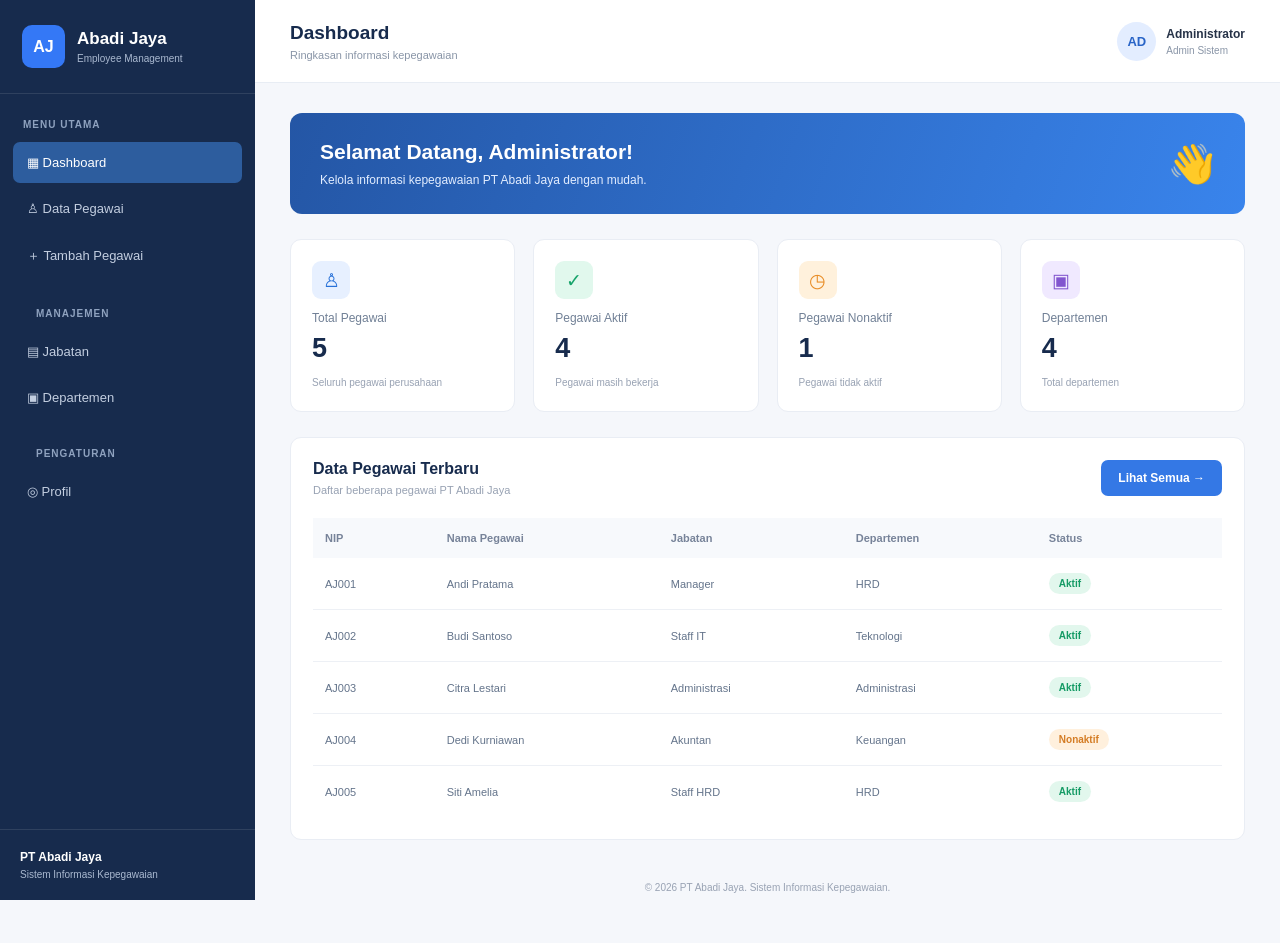
<file: index.html>
<!DOCTYPE html>
<html lang="id">
<head>
    <meta charset="UTF-8">
    <meta name="viewport" content="width=device-width, initial-scale=1.0">
    <title>Dashboard | PT Abadi Jaya</title>
    <link rel="stylesheet" href="css/style.css">
    <script src="js/app.js" defer></script>
</head>
<body>

<div class="app">

    <!-- SIDEBAR -->
    <aside class="sidebar">
        <div class="brand">
            <div class="brand-icon">AJ</div>
            <div>
                <h2>Abadi Jaya</h2>
                <small>Employee Management</small>
            </div>
        </div>

        <p class="menu-label">MENU UTAMA</p>

        <nav class="navigation">
            <a href="index.html" class="nav-link active">▦ Dashboard</a>
            <a href="pegawai.html" class="nav-link">♙ Data Pegawai</a>
            <a href="tambah-pegawai.html" class="nav-link">＋ Tambah Pegawai</a>

            <p class="menu-label">MANAJEMEN</p>

            <a href="jabatan.html" class="nav-link">▤ Jabatan</a>
            <a href="departemen.html" class="nav-link">▣ Departemen</a>

            <p class="menu-label">PENGATURAN</p>

            <a href="profil.html" class="nav-link">◎ Profil</a>
        </nav>

        <div class="sidebar-bottom">
            <strong>PT Abadi Jaya</strong>
            <small>Sistem Informasi Kepegawaian</small>
        </div>
    </aside>

    <!-- MAIN -->
    <main class="main-content">

        <header class="topbar">
            <div>
                <h2>Dashboard</h2>
                <p>Ringkasan informasi kepegawaian</p>
            </div>

            <div class="admin">
                <div class="avatar">AD</div>
                <div>
                    <strong>Administrator</strong>
                    <small>Admin Sistem</small>
                </div>
            </div>
        </header>

        <section class="content">

            <div class="welcome-section">
                <div>
                    <h1>Selamat Datang, Administrator!</h1>
                    <p>Kelola informasi kepegawaian PT Abadi Jaya dengan mudah.</p>
                </div>
                <div class="welcome-icon">👋</div>
            </div>

            <!-- STATISTIK -->
            <div class="stats-grid">

                <div class="stat-card">
                    <div class="stat-icon blue">♙</div>
                    <p>Total Pegawai</p>
                    <h2>50</h2>
                    <small>Seluruh pegawai perusahaan</small>
                </div>

                <div class="stat-card">
                    <div class="stat-icon green">✓</div>
                    <p>Pegawai Aktif</p>
                    <h2>45</h2>
                    <small>Pegawai masih bekerja</small>
                </div>

                <div class="stat-card">
                    <div class="stat-icon orange">◷</div>
                    <p>Pegawai Nonaktif</p>
                    <h2>5</h2>
                    <small>Pegawai tidak aktif</small>
                </div>

                <div class="stat-card">
                    <div class="stat-icon purple">▣</div>
                    <p>Departemen</p>
                    <h2>4</h2>
                    <small>Total departemen</small>
                </div>

            </div>

            <!-- TABEL PEGAWAI -->
            <div class="card">

                <div class="card-header">
                    <div>
                        <h3>Data Pegawai Terbaru</h3>
                        <p>Daftar beberapa pegawai PT Abadi Jaya</p>
                    </div>

                    <a href="pegawai.html" class="btn btn-primary">
                        Lihat Semua →
                    </a>
                </div>

                <div class="table-responsive">
                    <table>
                        <thead>
                            <tr>
                                <th>NIP</th>
                                <th>Nama Pegawai</th>
                                <th>Jabatan</th>
                                <th>Departemen</th>
                                <th>Status</th>
                            </tr>
                        </thead>

                        <tbody id="dashboardEmployeeBody">
    <!-- Data akan diisi otomatis oleh JavaScript -->
                        </tbody>
                    </table>
                </div>

            </div>

            <footer>
                © 2026 PT Abadi Jaya. Sistem Informasi Kepegawaian.
            </footer>

        </section>
    </main>

</div>

</body>
</html>
</file>
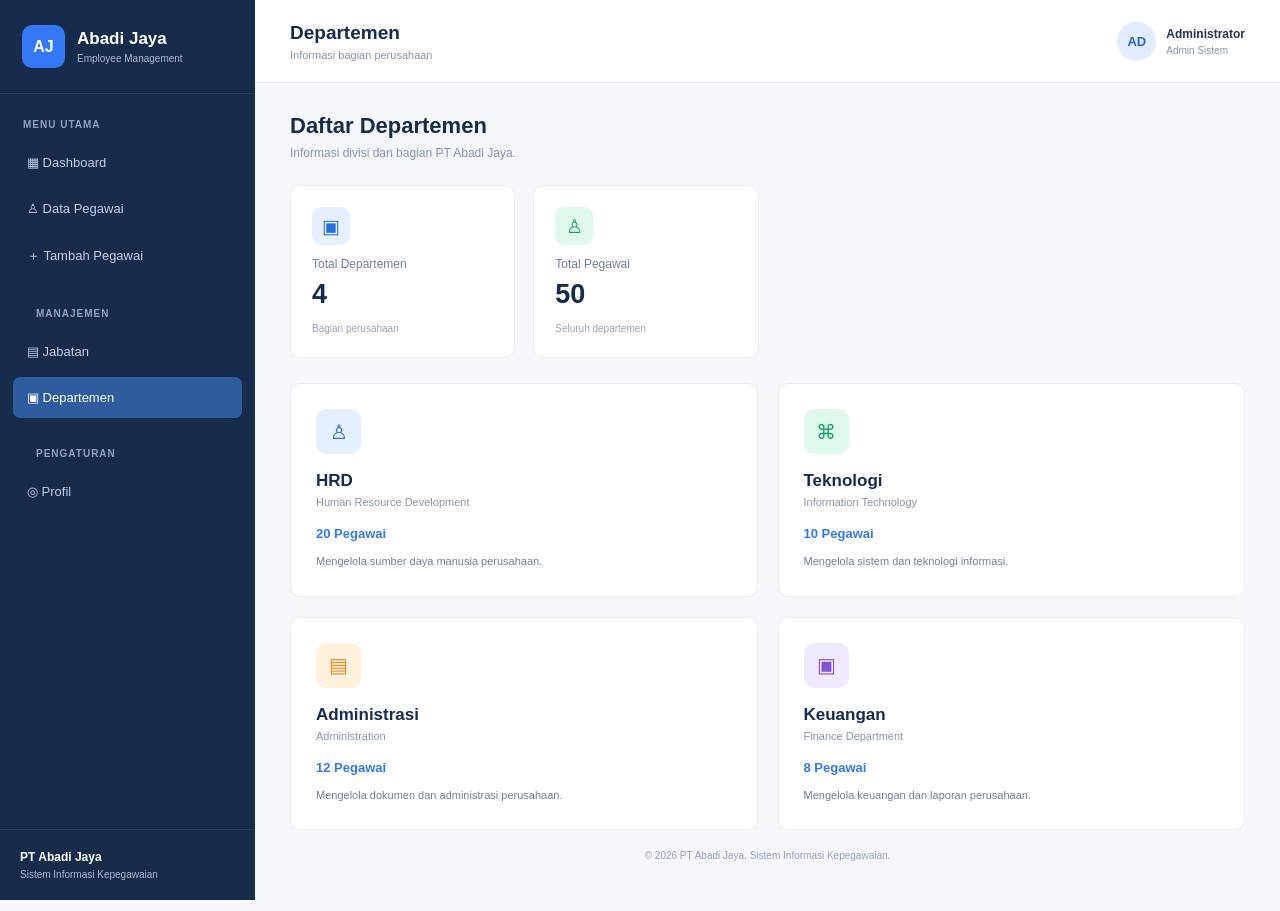
<file: departemen.html>
<!DOCTYPE html>
<html lang="id">
<head>
    <meta charset="UTF-8">
    <meta name="viewport" content="width=device-width, initial-scale=1.0">
    <title>Departemen | PT Abadi Jaya</title>
    <link rel="stylesheet" href="css/style.css">
</head>
<body>

<div class="app">

    <aside class="sidebar">
        <div class="brand">
            <div class="brand-icon">AJ</div>
            <div>
                <h2>Abadi Jaya</h2>
                <small>Employee Management</small>
            </div>
        </div>

        <p class="menu-label">MENU UTAMA</p>
        <nav class="navigation">
            <a href="index.html" class="nav-link">▦ Dashboard</a>
            <a href="pegawai.html" class="nav-link">♙ Data Pegawai</a>
            <a href="tambah-pegawai.html" class="nav-link">＋ Tambah Pegawai</a>

            <p class="menu-label">MANAJEMEN</p>
            <a href="jabatan.html" class="nav-link">▤ Jabatan</a>
            <a href="departemen.html" class="nav-link active">▣ Departemen</a>

            <p class="menu-label">PENGATURAN</p>
            <a href="profil.html" class="nav-link">◎ Profil</a>
        </nav>

        <div class="sidebar-bottom">
            <strong>PT Abadi Jaya</strong>
            <small>Sistem Informasi Kepegawaian</small>
        </div>
    </aside>

    <main class="main-content">

        <header class="topbar">
            <div>
                <h2>Departemen</h2>
                <p>Informasi bagian perusahaan</p>
            </div>

            <div class="admin">
                <div class="avatar">AD</div>
                <div>
                    <strong>Administrator</strong>
                    <small>Admin Sistem</small>
                </div>
            </div>
        </header>

        <section class="content">

            <div class="page-heading">
                <div>
                    <h1>Daftar Departemen</h1>
                    <p>Informasi divisi dan bagian PT Abadi Jaya.</p>
                </div>
            </div>

            <div class="stats-grid">

                <div class="stat-card">
                    <div class="stat-icon blue">▣</div>
                    <p>Total Departemen</p>
                    <h2>4</h2>
                    <small>Bagian perusahaan</small>
                </div>

                <div class="stat-card">
                    <div class="stat-icon green">♙</div>
                    <p>Total Pegawai</p>
                    <h2>50</h2>
                    <small>Seluruh departemen</small>
                </div>

            </div>

            <div class="department-grid">

                <div class="department-card">
                    <div class="department-icon blue">♙</div>
                    <h3>HRD</h3>
                    <p>Human Resource Development</p>
                    <div class="department-number">20 Pegawai</div>
                    <small>Mengelola sumber daya manusia perusahaan.</small>
                </div>

                <div class="department-card">
                    <div class="department-icon green">⌘</div>
                    <h3>Teknologi</h3>
                    <p>Information Technology</p>
                    <div class="department-number">10 Pegawai</div>
                    <small>Mengelola sistem dan teknologi informasi.</small>
                </div>

                <div class="department-card">
                    <div class="department-icon orange">▤</div>
                    <h3>Administrasi</h3>
                    <p>Administration</p>
                    <div class="department-number">12 Pegawai</div>
                    <small>Mengelola dokumen dan administrasi perusahaan.</small>
                </div>

                <div class="department-card">
                    <div class="department-icon purple">▣</div>
                    <h3>Keuangan</h3>
                    <p>Finance Department</p>
                    <div class="department-number">8 Pegawai</div>
                    <small>Mengelola keuangan dan laporan perusahaan.</small>
                </div>

            </div>

            <footer>
                © 2026 PT Abadi Jaya. Sistem Informasi Kepegawaian.
            </footer>

        </section>
    </main>

</div>

</body>
</html>
</file>
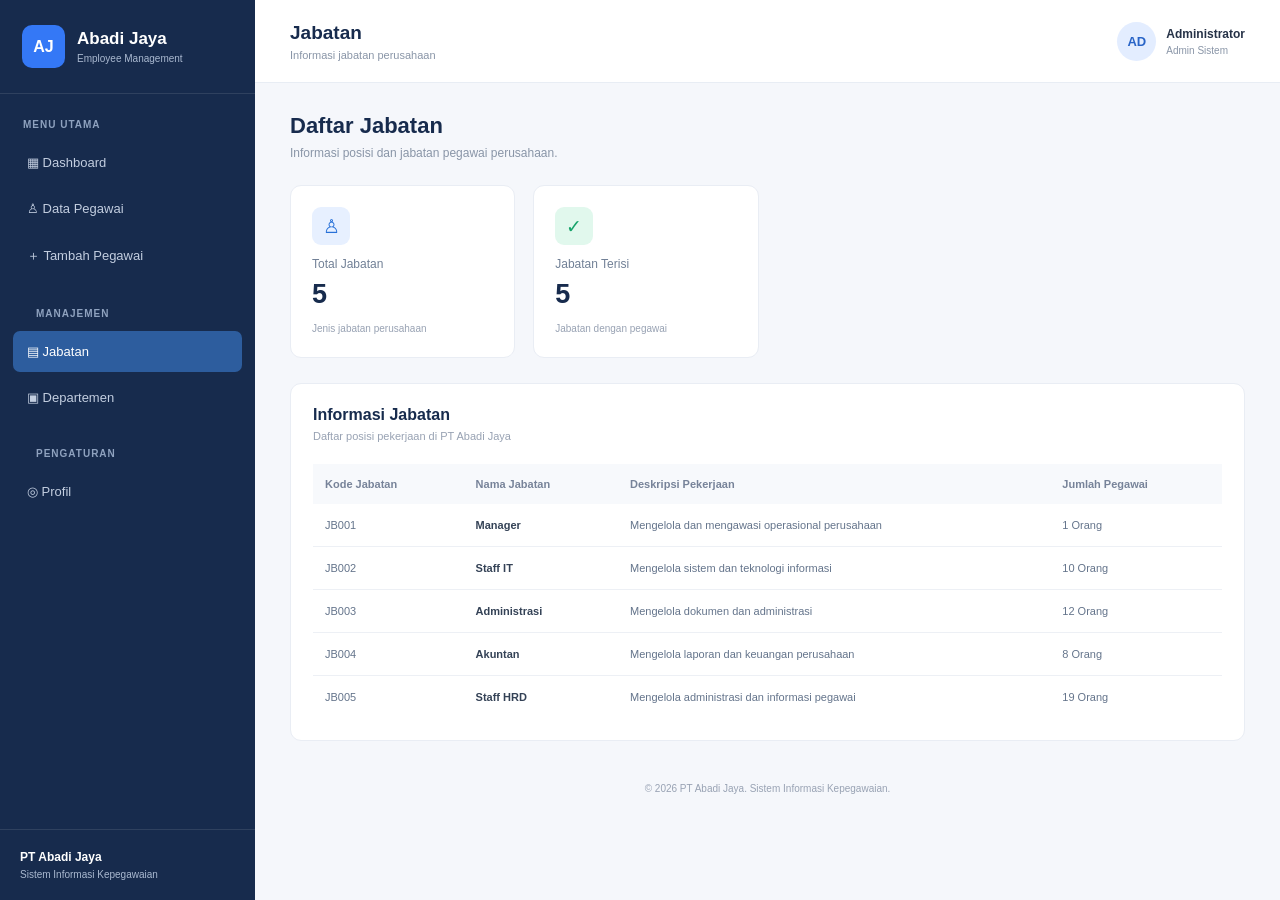
<file: jabatan.html>
<!DOCTYPE html>
<html lang="id">
<head>
    <meta charset="UTF-8">
    <meta name="viewport" content="width=device-width, initial-scale=1.0">
    <title>Jabatan | PT Abadi Jaya</title>
    <link rel="stylesheet" href="css/style.css">
</head>
<body>

<div class="app">

    <aside class="sidebar">
        <div class="brand">
            <div class="brand-icon">AJ</div>
            <div>
                <h2>Abadi Jaya</h2>
                <small>Employee Management</small>
            </div>
        </div>

        <p class="menu-label">MENU UTAMA</p>
        <nav class="navigation">
            <a href="index.html" class="nav-link">▦ Dashboard</a>
            <a href="pegawai.html" class="nav-link">♙ Data Pegawai</a>
            <a href="tambah-pegawai.html" class="nav-link">＋ Tambah Pegawai</a>

            <p class="menu-label">MANAJEMEN</p>
            <a href="jabatan.html" class="nav-link active">▤ Jabatan</a>
            <a href="departemen.html" class="nav-link">▣ Departemen</a>

            <p class="menu-label">PENGATURAN</p>
            <a href="profil.html" class="nav-link">◎ Profil</a>
        </nav>

        <div class="sidebar-bottom">
            <strong>PT Abadi Jaya</strong>
            <small>Sistem Informasi Kepegawaian</small>
        </div>
    </aside>

    <main class="main-content">

        <header class="topbar">
            <div>
                <h2>Jabatan</h2>
                <p>Informasi jabatan perusahaan</p>
            </div>

            <div class="admin">
                <div class="avatar">AD</div>
                <div>
                    <strong>Administrator</strong>
                    <small>Admin Sistem</small>
                </div>
            </div>
        </header>

        <section class="content">

            <div class="page-heading">
                <div>
                    <h1>Daftar Jabatan</h1>
                    <p>Informasi posisi dan jabatan pegawai perusahaan.</p>
                </div>
            </div>

            <div class="stats-grid">

                <div class="stat-card">
                    <div class="stat-icon blue">♙</div>
                    <p>Total Jabatan</p>
                    <h2>5</h2>
                    <small>Jenis jabatan perusahaan</small>
                </div>

                <div class="stat-card">
                    <div class="stat-icon green">✓</div>
                    <p>Jabatan Terisi</p>
                    <h2>5</h2>
                    <small>Jabatan dengan pegawai</small>
                </div>

            </div>

            <div class="card">

                <div class="card-header">
                    <div>
                        <h3>Informasi Jabatan</h3>
                        <p>Daftar posisi pekerjaan di PT Abadi Jaya</p>
                    </div>
                </div>

                <div class="table-responsive">
                    <table>
                        <thead>
                            <tr>
                                <th>Kode Jabatan</th>
                                <th>Nama Jabatan</th>
                                <th>Deskripsi Pekerjaan</th>
                                <th>Jumlah Pegawai</th>
                            </tr>
                        </thead>

                        <tbody>
                            <tr>
                                <td>JB001</td>
                                <td><strong>Manager</strong></td>
                                <td>Mengelola dan mengawasi operasional perusahaan</td>
                                <td>1 Orang</td>
                            </tr>

                            <tr>
                                <td>JB002</td>
                                <td><strong>Staff IT</strong></td>
                                <td>Mengelola sistem dan teknologi informasi</td>
                                <td>10 Orang</td>
                            </tr>

                            <tr>
                                <td>JB003</td>
                                <td><strong>Administrasi</strong></td>
                                <td>Mengelola dokumen dan administrasi</td>
                                <td>12 Orang</td>
                            </tr>

                            <tr>
                                <td>JB004</td>
                                <td><strong>Akuntan</strong></td>
                                <td>Mengelola laporan dan keuangan perusahaan</td>
                                <td>8 Orang</td>
                            </tr>

                            <tr>
                                <td>JB005</td>
                                <td><strong>Staff HRD</strong></td>
                                <td>Mengelola administrasi dan informasi pegawai</td>
                                <td>19 Orang</td>
                            </tr>
                        </tbody>
                    </table>
                </div>

            </div>

            <footer>
                © 2026 PT Abadi Jaya. Sistem Informasi Kepegawaian.
            </footer>

        </section>
    </main>

</div>

</body>
</html>
</file>
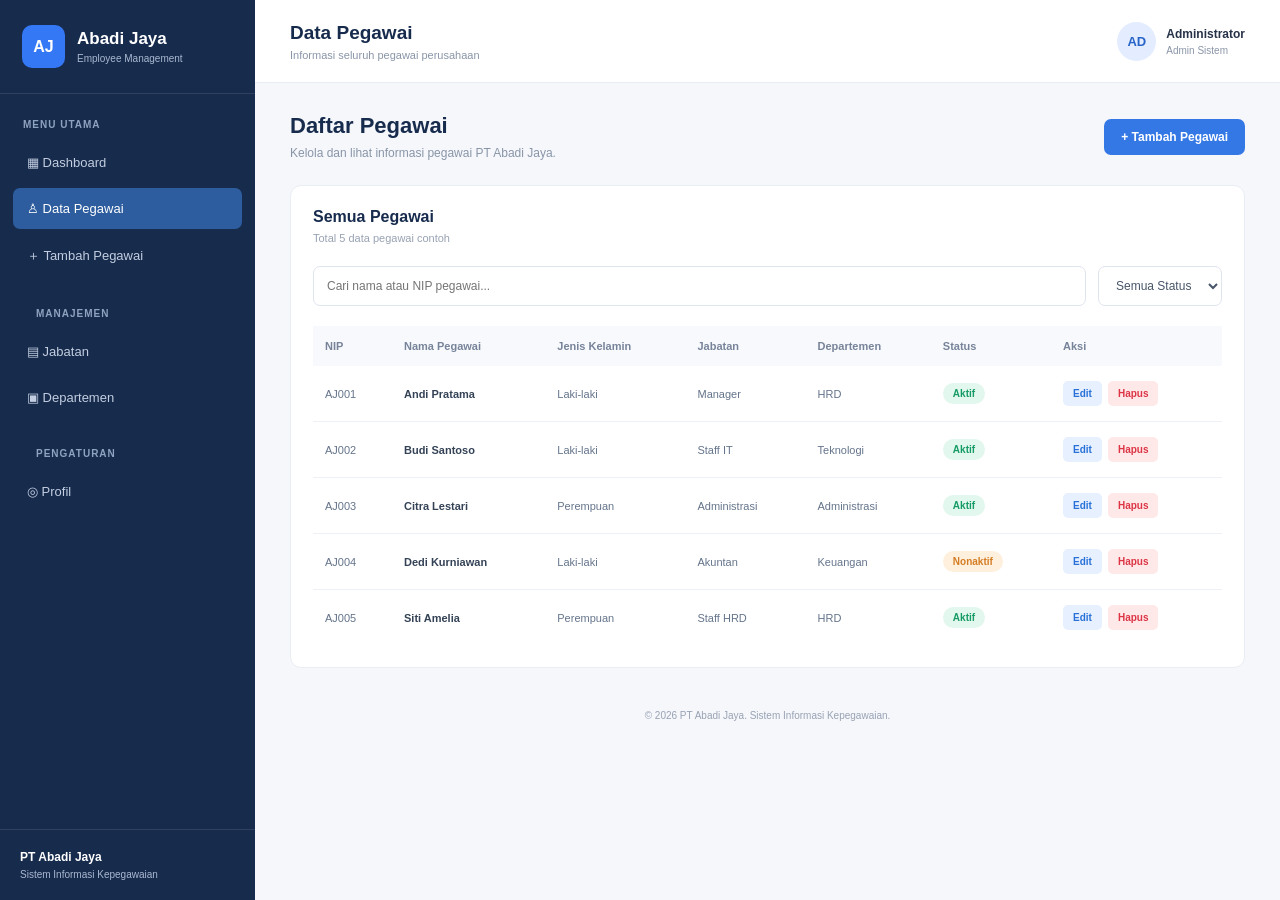
<file: pegawai.html>
<!DOCTYPE html>
<html lang="id">
<head>
    <meta charset="UTF-8">
    <meta name="viewport" content="width=device-width, initial-scale=1.0">
    <title>Data Pegawai | PT Abadi Jaya</title>
    <link rel="stylesheet" href="css/style.css">
    <script src="js/app.js" defer></script>
</head>
<body>

<div class="app">

    <aside class="sidebar">
        <div class="brand">
            <div class="brand-icon">AJ</div>
            <div>
                <h2>Abadi Jaya</h2>
                <small>Employee Management</small>
            </div>
        </div>

        <p class="menu-label">MENU UTAMA</p>
        <nav class="navigation">
            <a href="index.html" class="nav-link">▦ Dashboard</a>
            <a href="pegawai.html" class="nav-link active">♙ Data Pegawai</a>
            <a href="tambah-pegawai.html" class="nav-link">＋ Tambah Pegawai</a>

            <p class="menu-label">MANAJEMEN</p>
            <a href="jabatan.html" class="nav-link">▤ Jabatan</a>
            <a href="departemen.html" class="nav-link">▣ Departemen</a>

            <p class="menu-label">PENGATURAN</p>
            <a href="profil.html" class="nav-link">◎ Profil</a>
        </nav>

        <div class="sidebar-bottom">
            <strong>PT Abadi Jaya</strong>
            <small>Sistem Informasi Kepegawaian</small>
        </div>
    </aside>

    <main class="main-content">

        <header class="topbar">
            <div>
                <h2>Data Pegawai</h2>
                <p>Informasi seluruh pegawai perusahaan</p>
            </div>

            <div class="admin">
                <div class="avatar">AD</div>
                <div>
                    <strong>Administrator</strong>
                    <small>Admin Sistem</small>
                </div>
            </div>
        </header>

        <section class="content">

            <div class="page-heading">
                <div>
                    <h1>Daftar Pegawai</h1>
                    <p>Kelola dan lihat informasi pegawai PT Abadi Jaya.</p>
                </div>

                <a href="tambah-pegawai.html" class="btn btn-primary">
                    + Tambah Pegawai
                </a>
            </div>

            <div class="card">

                <div class="card-header">
                    <div>
                        <h3>Semua Pegawai</h3>
                        <p>Total 5 data pegawai contoh</p>
                    </div>
                </div>

                <div class="search-box">
    <input
        type="text"
        id="searchInput"
        placeholder="Cari nama atau NIP pegawai..."
    >

    <select id="statusFilter">
        <option value="">Semua Status</option>
        <option value="Aktif">Aktif</option>
        <option value="Nonaktif">Nonaktif</option>
    </select>
</div>

                <div class="table-responsive">
                    <table>
                        <thead>
                            <tr>
                                <th>NIP</th>
                                <th>Nama Pegawai</th>
                                <th>Jenis Kelamin</th>
                                <th>Jabatan</th>
                                <th>Departemen</th>
                                <th>Status</th>
                                <th>Aksi</th>
                            </tr>
                        </thead>

                        <tbody id="employeeTableBody">
    <!-- Data pegawai ditampilkan melalui JavaScript -->
                        </tbody>
                    </table>
                </div>

            </div>

            <footer>
                © 2026 PT Abadi Jaya. Sistem Informasi Kepegawaian.
            </footer>

        </section>
    </main>

</div>

</body>
</html>
</file>
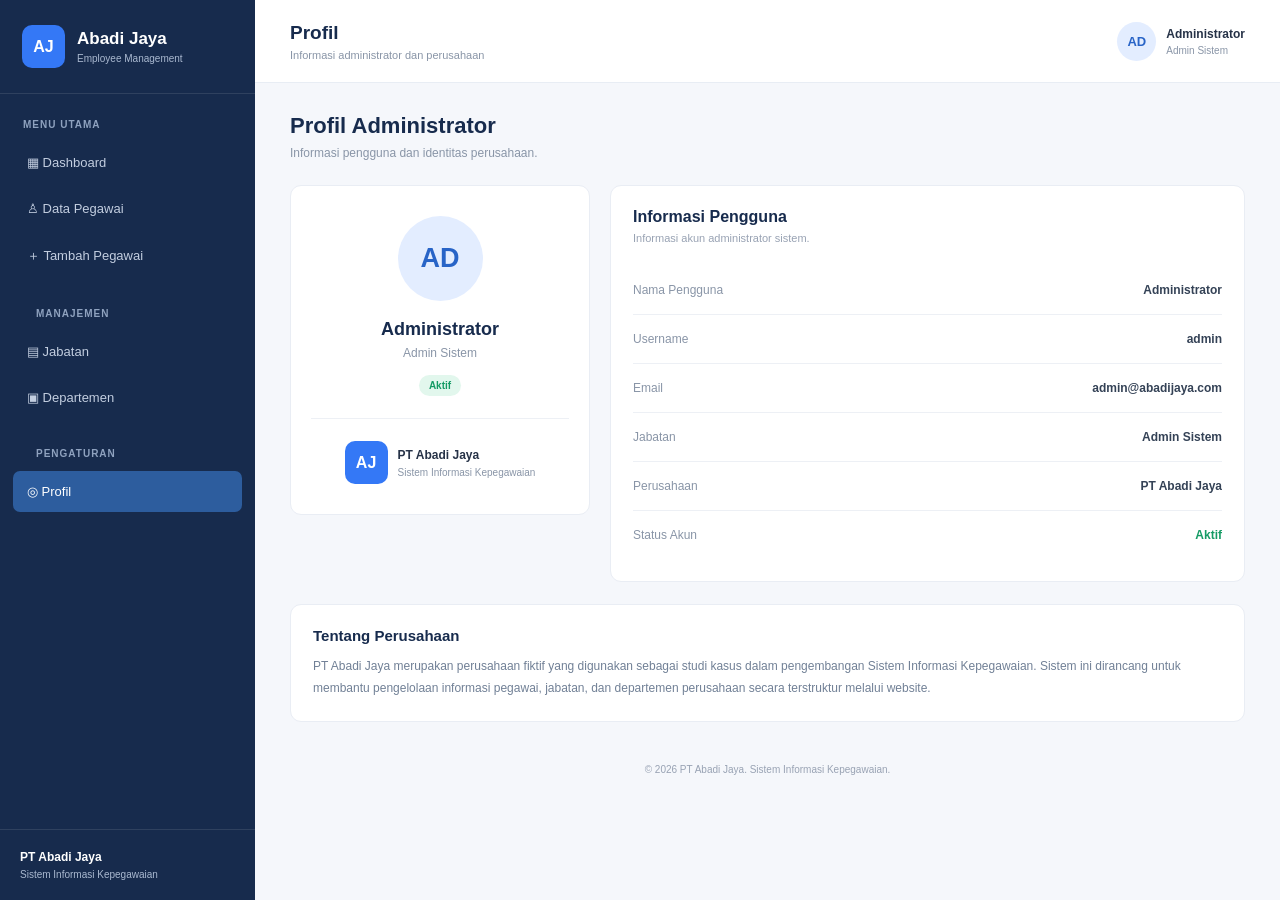
<file: profil.html>
<!DOCTYPE html>
<html lang="id">
<head>
    <meta charset="UTF-8">
    <meta name="viewport" content="width=device-width, initial-scale=1.0">
    <title>Profil | PT Abadi Jaya</title>
    <link rel="stylesheet" href="css/style.css">
</head>
<body>

<div class="app">

    <aside class="sidebar">
        <div class="brand">
            <div class="brand-icon">AJ</div>
            <div>
                <h2>Abadi Jaya</h2>
                <small>Employee Management</small>
            </div>
        </div>

        <p class="menu-label">MENU UTAMA</p>
        <nav class="navigation">
            <a href="index.html" class="nav-link">▦ Dashboard</a>
            <a href="pegawai.html" class="nav-link">♙ Data Pegawai</a>
            <a href="tambah-pegawai.html" class="nav-link">＋ Tambah Pegawai</a>

            <p class="menu-label">MANAJEMEN</p>
            <a href="jabatan.html" class="nav-link">▤ Jabatan</a>
            <a href="departemen.html" class="nav-link">▣ Departemen</a>

            <p class="menu-label">PENGATURAN</p>
            <a href="profil.html" class="nav-link active">◎ Profil</a>
        </nav>

        <div class="sidebar-bottom">
            <strong>PT Abadi Jaya</strong>
            <small>Sistem Informasi Kepegawaian</small>
        </div>
    </aside>

    <main class="main-content">

        <header class="topbar">
            <div>
                <h2>Profil</h2>
                <p>Informasi administrator dan perusahaan</p>
            </div>

            <div class="admin">
                <div class="avatar">AD</div>
                <div>
                    <strong>Administrator</strong>
                    <small>Admin Sistem</small>
                </div>
            </div>
        </header>

        <section class="content">

            <div class="page-heading">
                <div>
                    <h1>Profil Administrator</h1>
                    <p>Informasi pengguna dan identitas perusahaan.</p>
                </div>
            </div>

            <div class="profile-layout">

                <div class="card profile-card">
                    <div class="profile-avatar">AD</div>

                    <h2>Administrator</h2>
                    <p class="profile-role">Admin Sistem</p>

                    <span class="status active">Aktif</span>

                    <div class="profile-divider"></div>

                    <div class="profile-company">
                        <div class="brand-icon">AJ</div>
                        <div>
                            <strong>PT Abadi Jaya</strong>
                            <small>Sistem Informasi Kepegawaian</small>
                        </div>
                    </div>
                </div>

                <div class="card profile-details">
                    <div class="card-header">
                        <div>
                            <h3>Informasi Pengguna</h3>
                            <p>Informasi akun administrator sistem.</p>
                        </div>
                    </div>

                    <div class="detail-row">
                        <span>Nama Pengguna</span>
                        <strong>Administrator</strong>
                    </div>

                    <div class="detail-row">
                        <span>Username</span>
                        <strong>admin</strong>
                    </div>

                    <div class="detail-row">
                        <span>Email</span>
                        <strong>admin@abadijaya.com</strong>
                    </div>

                    <div class="detail-row">
                        <span>Jabatan</span>
                        <strong>Admin Sistem</strong>
                    </div>

                    <div class="detail-row">
                        <span>Perusahaan</span>
                        <strong>PT Abadi Jaya</strong>
                    </div>

                    <div class="detail-row">
                        <span>Status Akun</span>
                        <strong class="text-green">Aktif</strong>
                    </div>
                </div>

            </div>

            <div class="card company-profile">
                <h3>Tentang Perusahaan</h3>

                <p>
                    PT Abadi Jaya merupakan perusahaan fiktif yang digunakan
                    sebagai studi kasus dalam pengembangan Sistem Informasi
                    Kepegawaian. Sistem ini dirancang untuk membantu
                    pengelolaan informasi pegawai, jabatan, dan departemen
                    perusahaan secara terstruktur melalui website.
                </p>
            </div>

            <footer>
                © 2026 PT Abadi Jaya. Sistem Informasi Kepegawaian.
            </footer>

        </section>
    </main>

</div>

</body>
</html>
</file>
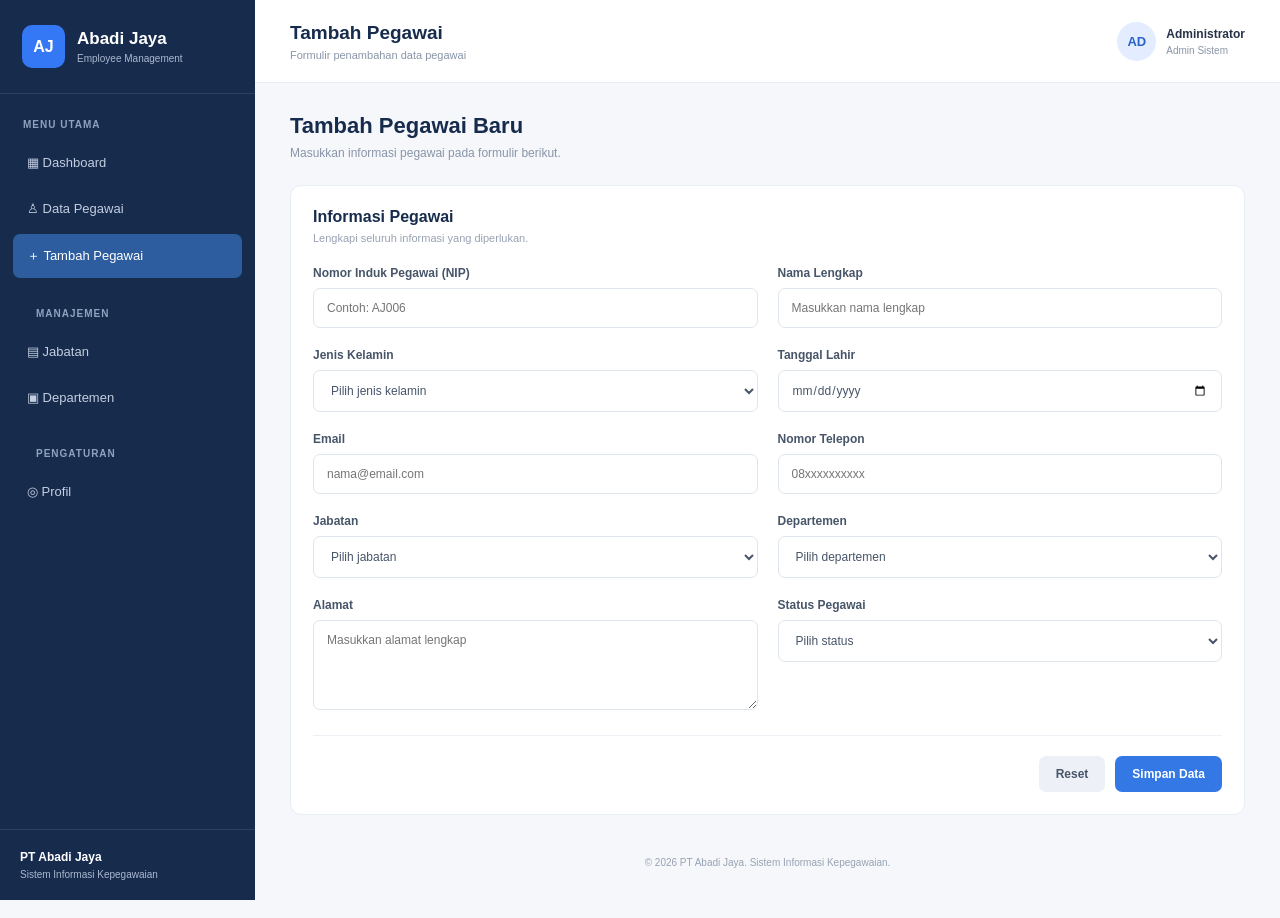
<file: tambah-pegawai.html>
<!DOCTYPE html>
<html lang="id">
<head>
    <meta charset="UTF-8">
    <meta name="viewport" content="width=device-width, initial-scale=1.0">
    <title>Tambah Pegawai | PT Abadi Jaya</title>
    <link rel="stylesheet" href="css/style.css">
    <script src="js/app.js" defer></script>
</head>
<body>

<div class="app">

    <aside class="sidebar">
        <div class="brand">
            <div class="brand-icon">AJ</div>
            <div>
                <h2>Abadi Jaya</h2>
                <small>Employee Management</small>
            </div>
        </div>

        <p class="menu-label">MENU UTAMA</p>
        <nav class="navigation">
            <a href="index.html" class="nav-link">▦ Dashboard</a>
            <a href="pegawai.html" class="nav-link">♙ Data Pegawai</a>
            <a href="tambah-pegawai.html" class="nav-link active">＋ Tambah Pegawai</a>

            <p class="menu-label">MANAJEMEN</p>
            <a href="jabatan.html" class="nav-link">▤ Jabatan</a>
            <a href="departemen.html" class="nav-link">▣ Departemen</a>

            <p class="menu-label">PENGATURAN</p>
            <a href="profil.html" class="nav-link">◎ Profil</a>
        </nav>

        <div class="sidebar-bottom">
            <strong>PT Abadi Jaya</strong>
            <small>Sistem Informasi Kepegawaian</small>
        </div>
    </aside>

    <main class="main-content">

        <header class="topbar">
            <div>
                <h2>Tambah Pegawai</h2>
                <p>Formulir penambahan data pegawai</p>
            </div>

            <div class="admin">
                <div class="avatar">AD</div>
                <div>
                    <strong>Administrator</strong>
                    <small>Admin Sistem</small>
                </div>
            </div>
        </header>

        <section class="content">

            <div class="page-heading">
                <div>
                    <h1>Tambah Pegawai Baru</h1>
                    <p>Masukkan informasi pegawai pada formulir berikut.</p>
                </div>
            </div>

            <div class="card form-card">

                <div class="card-header">
                    <div>
                        <h3>Informasi Pegawai</h3>
                        <p>Lengkapi seluruh informasi yang diperlukan.</p>
                    </div>
                </div>

                <div id="formMessage" class="form-message"></div>
                <form id="employeeForm"></form>

                    <div class="form-grid">

                        <div class="form-group">
                            <label for="nip">Nomor Induk Pegawai (NIP)</label>
                            <input type="text" id="nip" name="nip"
                                placeholder="Contoh: AJ006" required>
                        </div>

                        <div class="form-group">
                            <label for="nama">Nama Lengkap</label>
                            <input type="text" id="nama" name="nama"
                                placeholder="Masukkan nama lengkap" required>
                        </div>

                        <div class="form-group">
                            <label for="jk">Jenis Kelamin</label>
                            <select id="jk" name="jk" required>
                                <option value="">Pilih jenis kelamin</option>
                                <option>Laki-laki</option>
                                <option>Perempuan</option>
                            </select>
                        </div>

                        <div class="form-group">
                            <label for="tanggal">Tanggal Lahir</label>
                            <input type="date" id="tanggal" name="tanggal" required>
                        </div>

                        <div class="form-group">
                            <label for="email">Email</label>
                            <input type="email" id="email" name="email"
                                placeholder="nama@email.com" required>
                        </div>

                        <div class="form-group">
                            <label for="telepon">Nomor Telepon</label>
                            <input type="tel" id="telepon" name="telepon"
                                placeholder="08xxxxxxxxxx" required>
                        </div>

                        <div class="form-group">
                            <label for="jabatan">Jabatan</label>
                            <select id="jabatan" name="jabatan" required>
                                <option value="">Pilih jabatan</option>
                                <option>Manager</option>
                                <option>Staff IT</option>
                                <option>Administrasi</option>
                                <option>Akuntan</option>
                                <option>Staff HRD</option>
                            </select>
                        </div>

                        <div class="form-group">
                            <label for="departemen">Departemen</label>
                            <select id="departemen" name="departemen" required>
                                <option value="">Pilih departemen</option>
                                <option>HRD</option>
                                <option>Teknologi</option>
                                <option>Administrasi</option>
                                <option>Keuangan</option>
                            </select>
                        </div>

                        <div class="form-group">
                            <label for="alamat">Alamat</label>
                            <textarea id="alamat" name="alamat"
                                placeholder="Masukkan alamat lengkap"></textarea>
                        </div>

                        <div class="form-group">
                            <label for="status">Status Pegawai</label>
                            <select id="status" name="status" required>
                                <option value="">Pilih status</option>
                                <option>Aktif</option>
                                <option>Nonaktif</option>
                            </select>
                        </div>

                    </div>

                    <div class="form-actions">
                        <button type="reset" class="btn btn-secondary">
                            Reset
                        </button>

                        <button type="submit" class="btn btn-primary">
                            Simpan Data
                        </button>
                    </div>

                </form>

            </div>

            <footer>
                © 2026 PT Abadi Jaya. Sistem Informasi Kepegawaian.
            </footer>

        </section>
    </main>

</div>

</body>
</html>
</file>
<file: css/style.css>
/* ==================================
   1. GLOBAL
================================== */

* {
    margin: 0;
    padding: 0;
    box-sizing: border-box;
}

body {
    font-family: 'Segoe UI', Arial, sans-serif;
    background: #f5f7fb;
    color: #263247;
    min-height: 100vh;
}

a {
    text-decoration: none;
    color: inherit;
}

button, input, select, textarea {
    font-family: inherit;
}

.app {
    min-height: 100vh;
}

/* ==================================
   2. SIDEBAR
================================== */

.sidebar {
    position: fixed;
    top: 0;
    left: 0;
    width: 255px;
    height: 100vh;
    background: #172b4d;
    color: white;
    display: flex;
    flex-direction: column;
    z-index: 100;
    overflow-y: auto;
}

.brand {
    display: flex;
    align-items: center;
    gap: 12px;
    padding: 25px 22px;
    border-bottom: 1px solid rgba(255,255,255,.1);
}

.brand-icon {
    width: 43px;
    height: 43px;
    background: #3478f6;
    border-radius: 10px;
    display: flex;
    align-items: center;
    justify-content: center;
    color: white;
    font-weight: bold;
    flex-shrink: 0;
}

.brand h2 {
    font-size: 17px;
}

.brand small {
    display: block;
    color: #aab9d0;
    font-size: 10px;
    margin-top: 4px;
}

.menu-label {
    font-size: 10px;
    font-weight: bold;
    letter-spacing: 1px;
    color: #8fa2bf;
    padding: 25px 23px 12px;
}

.navigation {
    display: flex;
    flex-direction: column;
    padding: 0 13px;
}

.nav-link {
    display: block;
    padding: 13px 14px;
    margin-bottom: 5px;
    border-radius: 7px;
    color: #c3cee0;
    font-size: 13px;
    transition: .2s;
}

.nav-link:hover,
.nav-link.active {
    background: #2d5d9e;
    color: white;
}

.sidebar-bottom {
    margin-top: auto;
    padding: 20px;
    border-top: 1px solid rgba(255,255,255,.1);
}

.sidebar-bottom strong {
    display: block;
    font-size: 12px;
}

.sidebar-bottom small {
    display: block;
    color: #aab9d0;
    font-size: 10px;
    margin-top: 5px;
}

/* ==================================
   3. MAIN CONTENT
================================== */

.main-content {
    margin-left: 255px;
    min-height: 100vh;
}

.topbar {
    min-height: 83px;
    background: white;
    padding: 15px 35px;
    display: flex;
    justify-content: space-between;
    align-items: center;
    border-bottom: 1px solid #e8edf4;
}

.topbar h2 {
    font-size: 19px;
    color: #172b4d;
}

.topbar p {
    font-size: 11px;
    color: #8995a7;
    margin-top: 5px;
}

.admin {
    display: flex;
    align-items: center;
    gap: 10px;
}

.avatar {
    width: 39px;
    height: 39px;
    background: #e3edff;
    color: #2864c7;
    border-radius: 50%;
    display: flex;
    align-items: center;
    justify-content: center;
    font-size: 13px;
    font-weight: bold;
}

.admin strong {
    display: block;
    font-size: 12px;
}

.admin small {
    display: block;
    color: #8995a7;
    font-size: 10px;
    margin-top: 4px;
}

.content {
    padding: 30px 35px;
    max-width: 1600px;
    margin: auto;
}

.page-heading {
    display: flex;
    align-items: center;
    justify-content: space-between;
    gap: 15px;
    margin-bottom: 25px;
}

.page-heading h1 {
    color: #172b4d;
    font-size: 22px;
    margin-bottom: 7px;
}

.page-heading p {
    color: #8995a7;
    font-size: 12px;
}

/* ==================================
   4. WELCOME SECTION
================================== */

.welcome-section {
    background: linear-gradient(110deg, #2456a5, #3984ec);
    color: white;
    border-radius: 12px;
    padding: 27px 30px;
    display: flex;
    justify-content: space-between;
    align-items: center;
    margin-bottom: 25px;
}

.welcome-section h1 {
    font-size: 21px;
    margin-bottom: 9px;
}

.welcome-section p {
    font-size: 12px;
    color: #e2edff;
}

.welcome-icon {
    font-size: 38px;
}

/* ==================================
   5. STATISTICS
================================== */

.stats-grid {
    display: grid;
    grid-template-columns: repeat(4, 1fr);
    gap: 18px;
    margin-bottom: 25px;
}

.stat-card {
    background: white;
    border: 1px solid #e9edf4;
    border-radius: 11px;
    padding: 21px;
    transition: .2s;
}

.stat-card:hover {
    transform: translateY(-3px);
    box-shadow: 0 8px 20px rgba(30,50,80,.07);
}

.stat-card p {
    font-size: 12px;
    color: #718096;
    margin-top: 12px;
}

.stat-card h2 {
    font-size: 27px;
    color: #172b4d;
    margin: 8px 0;
}

.stat-card small {
    font-size: 10px;
    color: #98a2b3;
}

.stat-icon {
    width: 38px;
    height: 38px;
    border-radius: 9px;
    display: flex;
    align-items: center;
    justify-content: center;
    font-size: 19px;
}

.blue {
    background: #e7f0ff;
    color: #2871d8;
}

.green {
    background: #e1f8ed;
    color: #16a36a;
}

.orange {
    background: #fff1dc;
    color: #e88b23;
}

.purple {
    background: #f0e9ff;
    color: #8256cf;
}

/* ==================================
   6. CARD
================================== */

.card {
    background: white;
    border: 1px solid #e9edf4;
    border-radius: 11px;
    padding: 22px;
    margin-bottom: 22px;
}

.card-header {
    display: flex;
    align-items: center;
    justify-content: space-between;
    gap: 15px;
    margin-bottom: 22px;
}

.card-header h3 {
    color: #172b4d;
    font-size: 16px;
    margin-bottom: 6px;
}

.card-header p {
    font-size: 11px;
    color: #98a2b3;
}

/* ==================================
   7. BUTTON
================================== */

.btn {
    display: inline-block;
    border: none;
    padding: 11px 17px;
    border-radius: 7px;
    cursor: pointer;
    font-size: 12px;
    font-weight: 600;
    text-align: center;
    transition: .2s;
}

.btn-primary {
    background: #3478e5;
    color: white;
}

.btn-primary:hover {
    background: #245db7;
}

.btn-secondary {
    background: #edf1f7;
    color: #475569;
}

.btn-secondary:hover {
    background: #dce3ee;
}

/* ==================================
   8. TABLE
================================== */

.table-responsive {
    width: 100%;
    overflow-x: auto;
}

table {
    width: 100%;
    border-collapse: collapse;
    white-space: nowrap;
}

thead {
    background: #f7f9fc;
}

th {
    color: #778399;
    font-size: 11px;
    font-weight: 600;
    text-align: left;
    padding: 14px 12px;
}

td {
    font-size: 11px;
    color: #64748b;
    padding: 15px 12px;
    border-bottom: 1px solid #edf0f5;
}

td strong {
    color: #344256;
}

tbody tr:hover {
    background: #fafcff;
}

tbody tr:last-child td {
    border-bottom: none;
}

.status {
    display: inline-block;
    padding: 5px 10px;
    border-radius: 20px;
    font-size: 10px;
    font-weight: 600;
}

.active {
    background: #e2f7ed;
    color: #159b65;
}

.inactive {
    background: #fff0dd;
    color: #d47c24;
}

/* ==================================
   9. SEARCH
================================== */

.search-box {
    display: flex;
    gap: 12px;
    margin-bottom: 20px;
}

.search-box input {
    flex: 1;
}

.search-box input,
.search-box select {
    padding: 11px 13px;
    border: 1px solid #dfe5ed;
    border-radius: 7px;
    font-size: 12px;
    color: #475569;
    background: white;
    outline: none;
}

.search-box input:focus,
.search-box select:focus {
    border-color: #3478e5;
}

/* ==================================
   10. FORM
================================== */

.form-card {
    max-width: 100%;
}

.form-grid {
    display: grid;
    grid-template-columns: repeat(2, 1fr);
    gap: 20px;
}

.form-group {
    display: flex;
    flex-direction: column;
    gap: 8px;
}

.form-group label {
    font-size: 12px;
    color: #475569;
    font-weight: 600;
}

.form-group input,
.form-group select,
.form-group textarea {
    width: 100%;
    padding: 12px 13px;
    border: 1px solid #dfe5ed;
    border-radius: 7px;
    font-size: 12px;
    outline: none;
    background: white;
    color: #475569;
}

.form-group input:focus,
.form-group select:focus,
.form-group textarea:focus {
    border-color: #3478e5;
}

.form-group textarea {
    min-height: 90px;
    resize: vertical;
}

.form-actions {
    display: flex;
    justify-content: flex-end;
    gap: 10px;
    margin-top: 25px;
    padding-top: 20px;
    border-top: 1px solid #edf0f5;
}

/* ==================================
   11. DEPARTMENT
================================== */

.department-grid {
    display: grid;
    grid-template-columns: repeat(2, 1fr);
    gap: 20px;
}

.department-card {
    background: white;
    border: 1px solid #e9edf4;
    border-radius: 11px;
    padding: 25px;
    transition: .2s;
}

.department-card:hover {
    transform: translateY(-3px);
    box-shadow: 0 8px 20px rgba(30,50,80,.07);
}

.department-icon {
    width: 45px;
    height: 45px;
    border-radius: 10px;
    display: flex;
    justify-content: center;
    align-items: center;
    font-size: 20px;
    margin-bottom: 17px;
}

.department-card h3 {
    font-size: 17px;
    color: #172b4d;
    margin-bottom: 5px;
}

.department-card p {
    color: #8995a7;
    font-size: 11px;
}

.department-number {
    color: #3478e5;
    font-size: 13px;
    font-weight: bold;
    margin: 18px 0 10px;
}

.department-card > small {
    color: #718096;
    font-size: 11px;
    line-height: 1.6;
}

/* ==================================
   12. PROFILE
================================== */

.profile-layout {
    display: grid;
    grid-template-columns: 300px 1fr;
    gap: 20px;
    align-items: start;
}

.profile-card {
    text-align: center;
    padding: 30px 20px;
}

.profile-avatar {
    width: 85px;
    height: 85px;
    border-radius: 50%;
    background: #e3edff;
    color: #2864c7;
    display: flex;
    align-items: center;
    justify-content: center;
    font-size: 27px;
    font-weight: bold;
    margin: 0 auto 18px;
}

.profile-card h2 {
    font-size: 18px;
    color: #172b4d;
    margin-bottom: 6px;
}

.profile-role {
    color: #8995a7;
    font-size: 12px;
    margin-bottom: 15px;
}

.profile-divider {
    height: 1px;
    background: #edf0f5;
    margin: 22px 0;
}

.profile-company {
    display: flex;
    align-items: center;
    justify-content: center;
    gap: 10px;
    text-align: left;
}

.profile-company strong {
    display: block;
    font-size: 12px;
}

.profile-company small {
    display: block;
    font-size: 10px;
    color: #8995a7;
    margin-top: 5px;
}

.detail-row {
    display: flex;
    justify-content: space-between;
    gap: 15px;
    padding: 17px 0;
    border-bottom: 1px solid #edf0f5;
    font-size: 12px;
}

.detail-row:last-child {
    border-bottom: none;
}

.detail-row span {
    color: #8995a7;
}

.detail-row strong {
    color: #344256;
    text-align: right;
}

.text-green {
    color: #159b65 !important;
}

.company-profile h3 {
    color: #172b4d;
    font-size: 15px;
    margin-bottom: 12px;
}

.company-profile p {
    color: #718096;
    font-size: 12px;
    line-height: 1.8;
}

/* ==================================
   13. FOOTER
================================== */

footer {
    text-align: center;
    padding: 20px 0;
    color: #98a2b3;
    font-size: 10px;
}

/* ==================================
   14. RESPONSIVE
================================== */

@media (max-width: 1100px) {

    .stats-grid {
        grid-template-columns: repeat(2, 1fr);
    }

    .content {
        padding: 25px 20px;
    }

    .topbar {
        padding: 15px 20px;
    }
}

@media (max-width: 768px) {

    .sidebar {
        width: 255px;
        transform: translateX(-100%);
        transition: .3s;
    }

    .main-content {
        margin-left: 0;
    }

    .topbar {
        padding: 15px;
    }

    .content {
        padding: 20px 15px;
    }

    .stats-grid {
        grid-template-columns: repeat(2, 1fr);
    }

    .department-grid {
        grid-template-columns: 1fr;
    }

    .profile-layout {
        grid-template-columns: 1fr;
    }

    .form-grid {
        grid-template-columns: 1fr;
    }

    .welcome-section h1 {
        font-size: 17px;
    }

    .admin > div:last-child {
        display: none;
    }
}

@media (max-width: 480px) {

    .stats-grid {
        gap: 10px;
    }

    .stat-card {
        padding: 14px;
    }

    .stat-card h2 {
        font-size: 23px;
    }

    .page-heading {
        align-items: flex-start;
        flex-direction: column;
    }

    .search-box {
        flex-direction: column;
    }

    .card {
        padding: 15px;
    }

    .welcome-section {
        padding: 20px;
    }

    .welcome-icon {
        font-size: 27px;
    }

    .form-actions {
        flex-direction: column-reverse;
    }

    .form-actions .btn {
        width: 100%;
    }
}

/* Tombol aksi tabel pegawai */

.action-buttons {
    display: flex;
    gap: 6px;
}

.btn-edit,
.btn-delete {
    border: none;
    padding: 7px 10px;
    border-radius: 5px;
    font-size: 10px;
    cursor: pointer;
    font-weight: 600;
}

.btn-edit {
    background: #e7f0ff;
    color: #2871d8;
}

.btn-delete {
    background: #ffe8e8;
    color: #dc3545;
}

.btn-edit:hover {
    background: #d5e5ff;
}

.btn-delete:hover {
    background: #ffd5d5;
}

.empty-data {
    text-align: center;
    padding: 30px;
    color: #98a2b3;
}

.form-message {
    display: none;
    padding: 12px 15px;
    border-radius: 7px;
    font-size: 12px;
    margin-bottom: 18px;
}

.form-message.success {
    display: block;
    background: #e2f7ed;
    color: #159b65;
}

.form-message.error {
    display: block;
    background: #ffe8e8;
    color: #dc3545;
}
</file>
